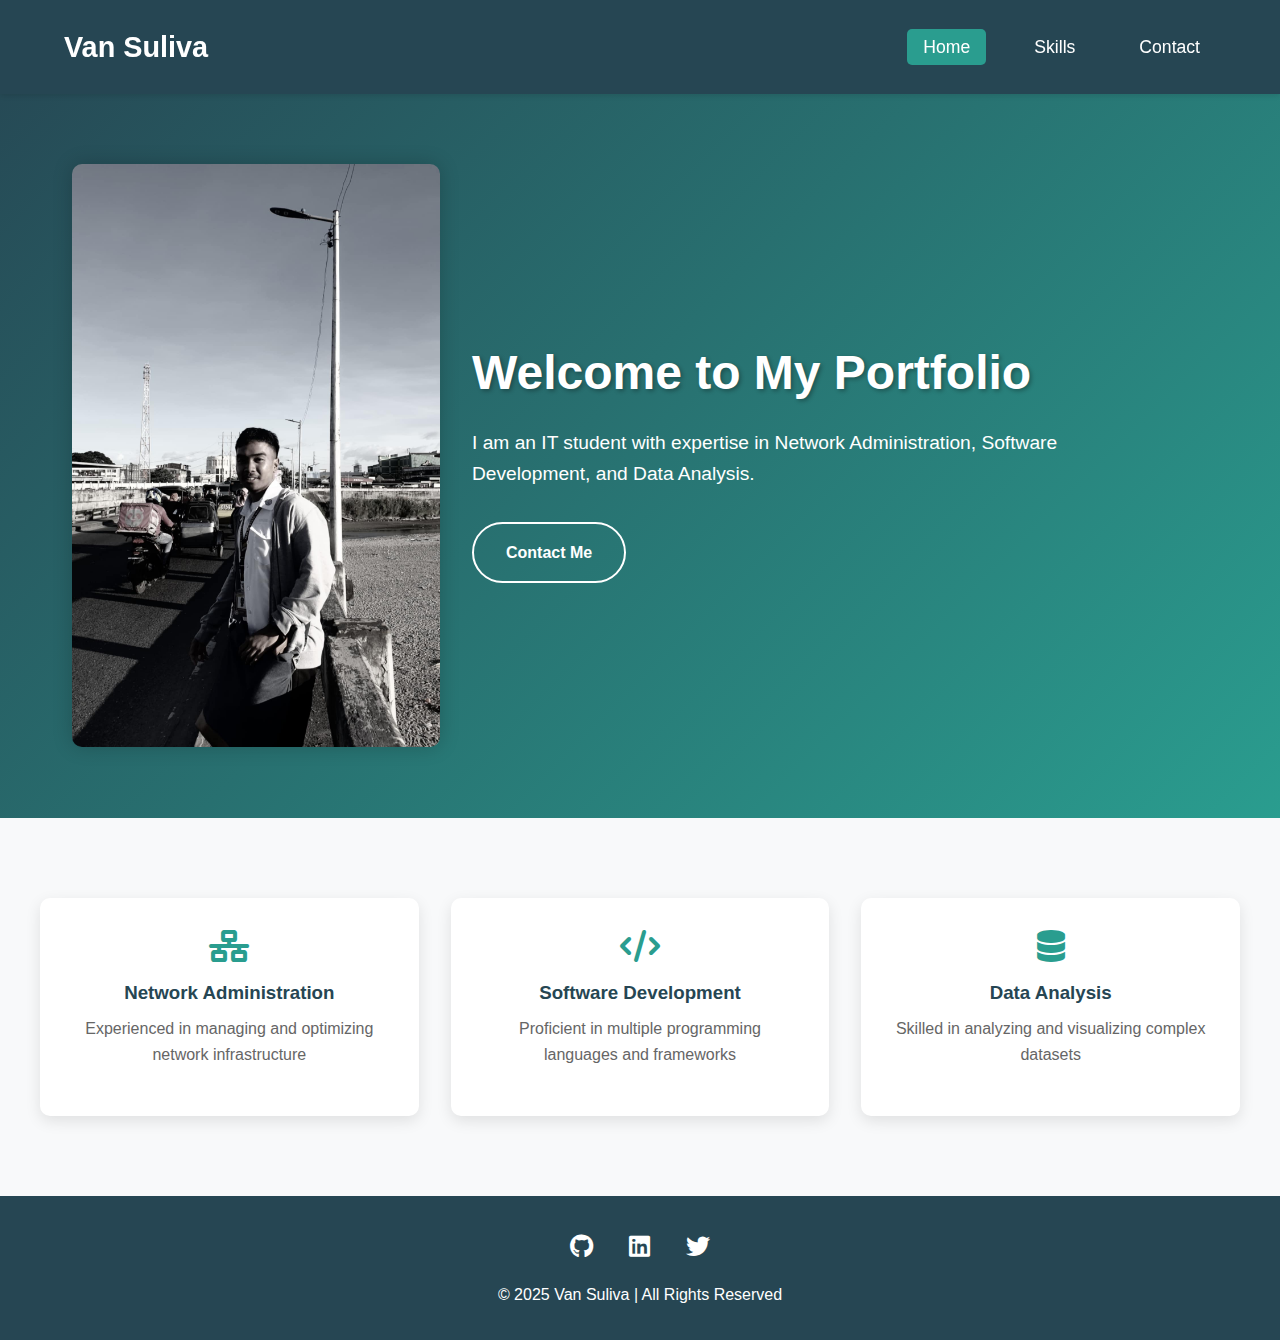
<file: VanSuliva/index.html>
<!DOCTYPE html>
<html lang="en">
<head>
    <meta charset="UTF-8">
    <meta name="viewport" content="width=device-width, initial-scale=1.0">
    <title>Portfolio | Van Suliva</title>
    <link rel="stylesheet" href="style.css">
    <link rel="stylesheet" href="https://cdnjs.cloudflare.com/ajax/libs/font-awesome/6.0.0/css/all.min.css">
</head>
<body>
    <header>
        <div class="logo">
            <h1>Van Suliva</h1>
        </div>
        <nav>
            <ul>
                <li><a href="index.html" class="active">Home</a></li>
                <li><a href="skills.html">Skills</a></li>
         
                <li><a href="contact.html">Contact</a></li>
            </ul>
        </nav>
    </header>

    <!-- Alternate Hero Section Layout -->
    <section id="hero" class="hero-alternate">
        <div class="hero-content">
            <div class="hero-image">
                <!-- Replace 'van.jpg' with your actual image file -->
                <img src="van.jpg" alt="Profile Picture">
            </div>
            <div class="hero-text">
                <h1>Welcome to My Portfolio</h1>
                <p class="tagline">I am an IT student with expertise in Network Administration, Software Development, and Data Analysis.</p>
                <div class="cta-buttons">
      
                    <a href="contact.html" class="cta-button secondary">Contact Me</a>
                </div>
            </div>
        </div>
    </section>

    <section id="quick-info">
        <div class="info-container">
            <div class="info-card">
                <i class="fas fa-network-wired"></i>
                <h3>Network Administration</h3>
                <p>Experienced in managing and optimizing network infrastructure</p>
            </div>
            <div class="info-card">
                <i class="fas fa-code"></i>
                <h3>Software Development</h3>
                <p>Proficient in multiple programming languages and frameworks</p>
            </div>
            <div class="info-card">
                <i class="fas fa-database"></i>
                <h3>Data Analysis</h3>
                <p>Skilled in analyzing and visualizing complex datasets</p>
            </div>
        </div>
    </section>

    <footer>
        <div class="footer-content">
            <div class="social-links">
                <a href="#"><i class="fab fa-github"></i></a>
                <a href="#"><i class="fab fa-linkedin"></i></a>
                <a href="#"><i class="fab fa-twitter"></i></a>
            </div>
            <p>&copy; 2025 Van Suliva | All Rights Reserved</p>
        </div>
    </footer>
</body>
</html>
</file>
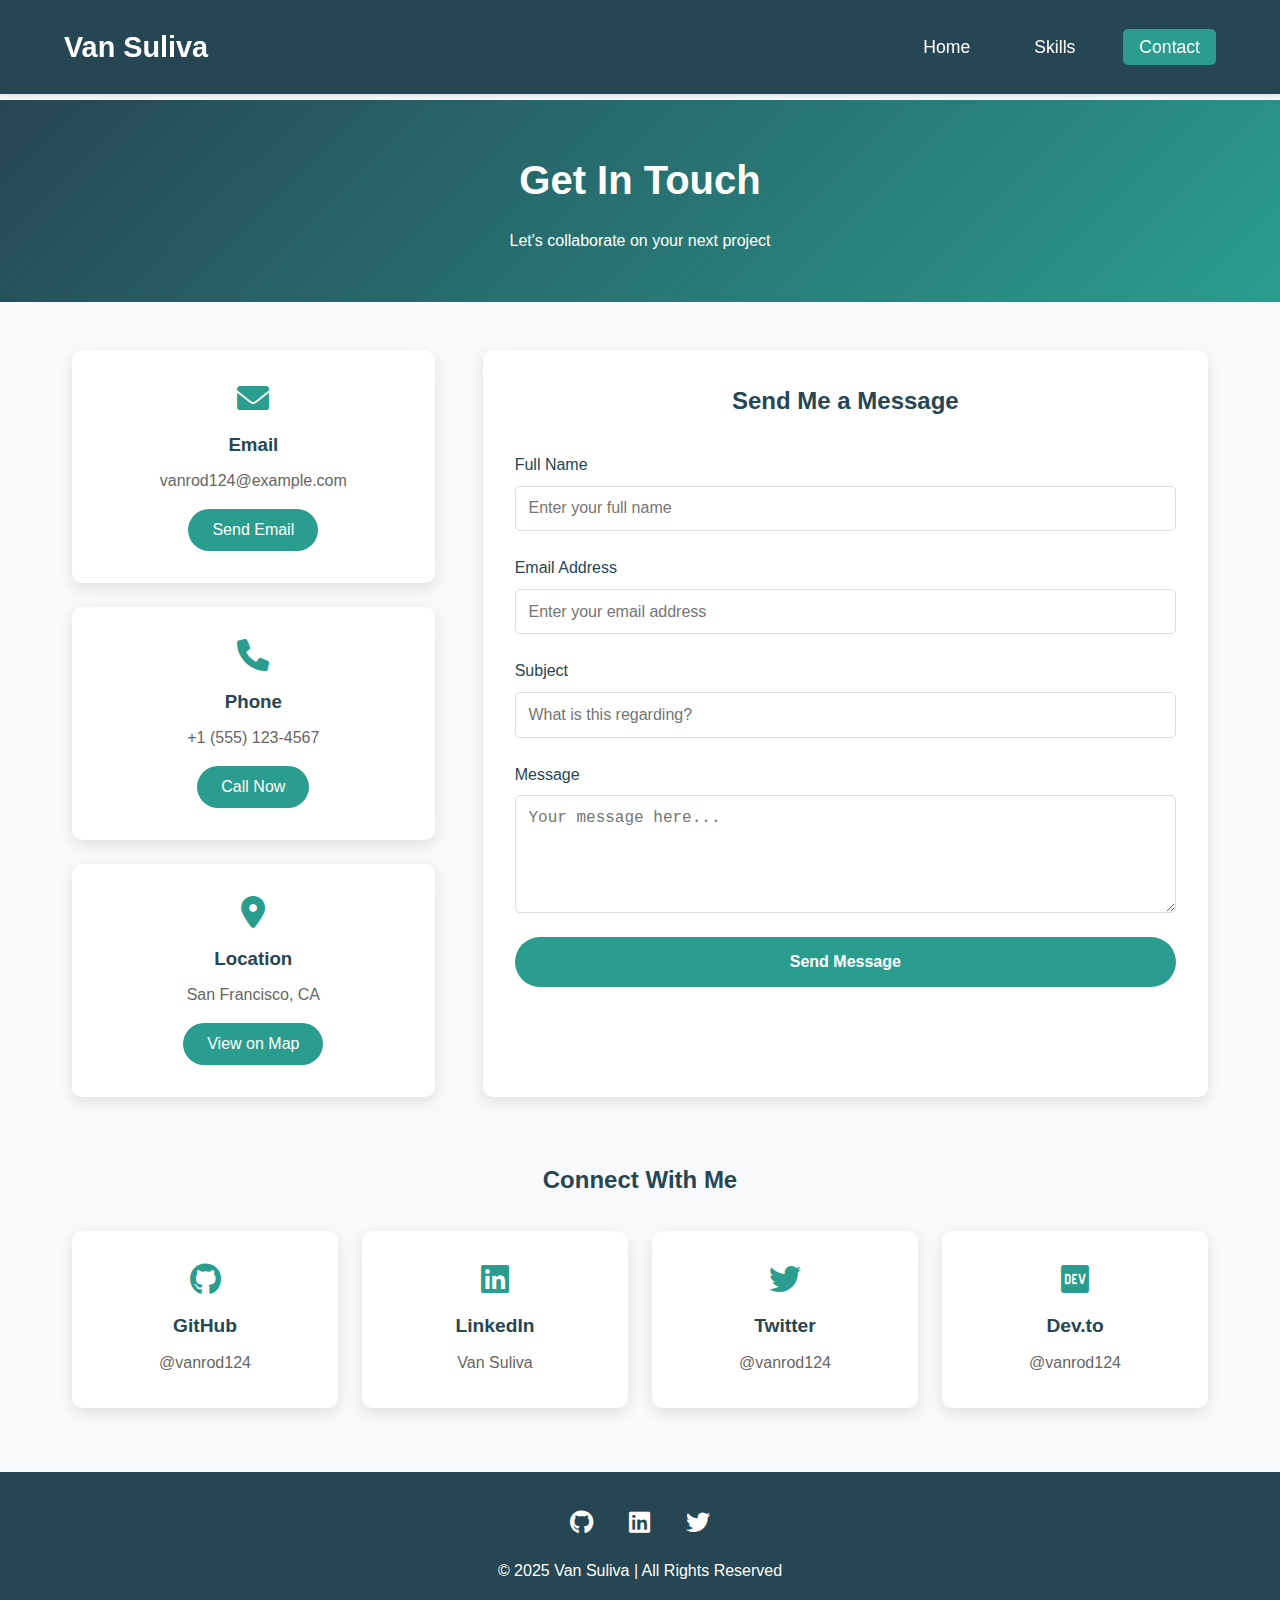
<file: VanSuliva/contact.html>
<!DOCTYPE html>
<html lang="en">
<head>
    <meta charset="UTF-8">
    <meta name="viewport" content="width=device-width, initial-scale=1.0">
    <title>Contact | Van Suliva</title>
    <link rel="stylesheet" href="style.css">
    <link rel="stylesheet" href="https://cdnjs.cloudflare.com/ajax/libs/font-awesome/6.0.0/css/all.min.css">
</head>
<body>
    <header>
        <div class="logo">
            <h1>Van Suliva</h1>
        </div>
        <nav>
            <ul>
                <li><a href="index.html">Home</a></li>
                <li><a href="skills.html">Skills</a></li>
                <li><a href="contact.html" class="active">Contact</a></li>
            </ul>
        </nav>
    </header>

    <main class="contact-page">
        <section id="contact-header">
            <h1>Get In Touch</h1>
            <p>Let's collaborate on your next project</p>
        </section>

        <section id="contact-container">
            <!-- Contact Information Cards -->
            <div class="contact-info">
                <div class="info-card">
                    <i class="fas fa-envelope"></i>
                    <h3>Email</h3>
                    <p>vanrod124@example.com</p>
                    <a href="mailto:vanrod124@example.com" class="contact-link">Send Email</a>
                </div>

                <div class="info-card">
                    <i class="fas fa-phone"></i>
                    <h3>Phone</h3>
                    <p>+1 (555) 123-4567</p>
                    <a href="tel:+15551234567" class="contact-link">Call Now</a>
                </div>

                <div class="info-card">
                    <i class="fas fa-map-marker-alt"></i>
                    <h3>Location</h3>
                    <p>San Francisco, CA</p>
                    <a href="#" class="contact-link">View on Map</a>
                </div>
            </div>

            <!-- Contact Form -->
            <div class="contact-form-container">
                <h2>Send Me a Message</h2>
                <form class="contact-form">
                    <div class="form-group">
                        <label for="name">Full Name</label>
                        <input type="text" id="name" name="name" placeholder="Enter your full name" required>
                    </div>

                    <div class="form-group">
                        <label for="email">Email Address</label>
                        <input type="email" id="email" name="email" placeholder="Enter your email address" required>
                    </div>

                    <div class="form-group">
                        <label for="subject">Subject</label>
                        <input type="text" id="subject" name="subject" placeholder="What is this regarding?" required>
                    </div>

                    <div class="form-group">
                        <label for="message">Message</label>
                        <textarea id="message" name="message" rows="5" placeholder="Your message here..." required></textarea>
                    </div>

                    <button type="submit" class="submit-btn">Send Message</button>
                </form>
            </div>
        </section>

        <!-- Social Media Section -->
        <section id="social-connect">
            <h2>Connect With Me</h2>
            <div class="social-grid">
                <a href="https://github.com/vanrod124" class="social-card">
                    <i class="fab fa-github"></i>
                    <span>GitHub</span>
                    <p>@vanrod124</p>
                </a>
                <a href="https://linkedin.com/in/vanrod124" class="social-card">
                    <i class="fab fa-linkedin"></i>
                    <span>LinkedIn</span>
                    <p>Van Suliva</p>
                </a>
                <a href="https://twitter.com/vanrod124" class="social-card">
                    <i class="fab fa-twitter"></i>
                    <span>Twitter</span>
                    <p>@vanrod124</p>
                </a>
                <a href="https://dev.to/vanrod124" class="social-card">
                    <i class="fab fa-dev"></i>
                    <span>Dev.to</span>
                    <p>@vanrod124</p>
                </a>
            </div>
        </section>
    </main>

    <footer>
        <div class="footer-content">
            <div class="social-links">
                <a href="https://github.com/vanrod124"><i class="fab fa-github"></i></a>
                <a href="https://linkedin.com/in/vanrod124"><i class="fab fa-linkedin"></i></a>
                <a href="https://twitter.com/vanrod124"><i class="fab fa-twitter"></i></a>
            </div>
            <p>&copy; 2025 Van Suliva | All Rights Reserved</p>
        </div>
    </footer>
</body>
</html>
</file>
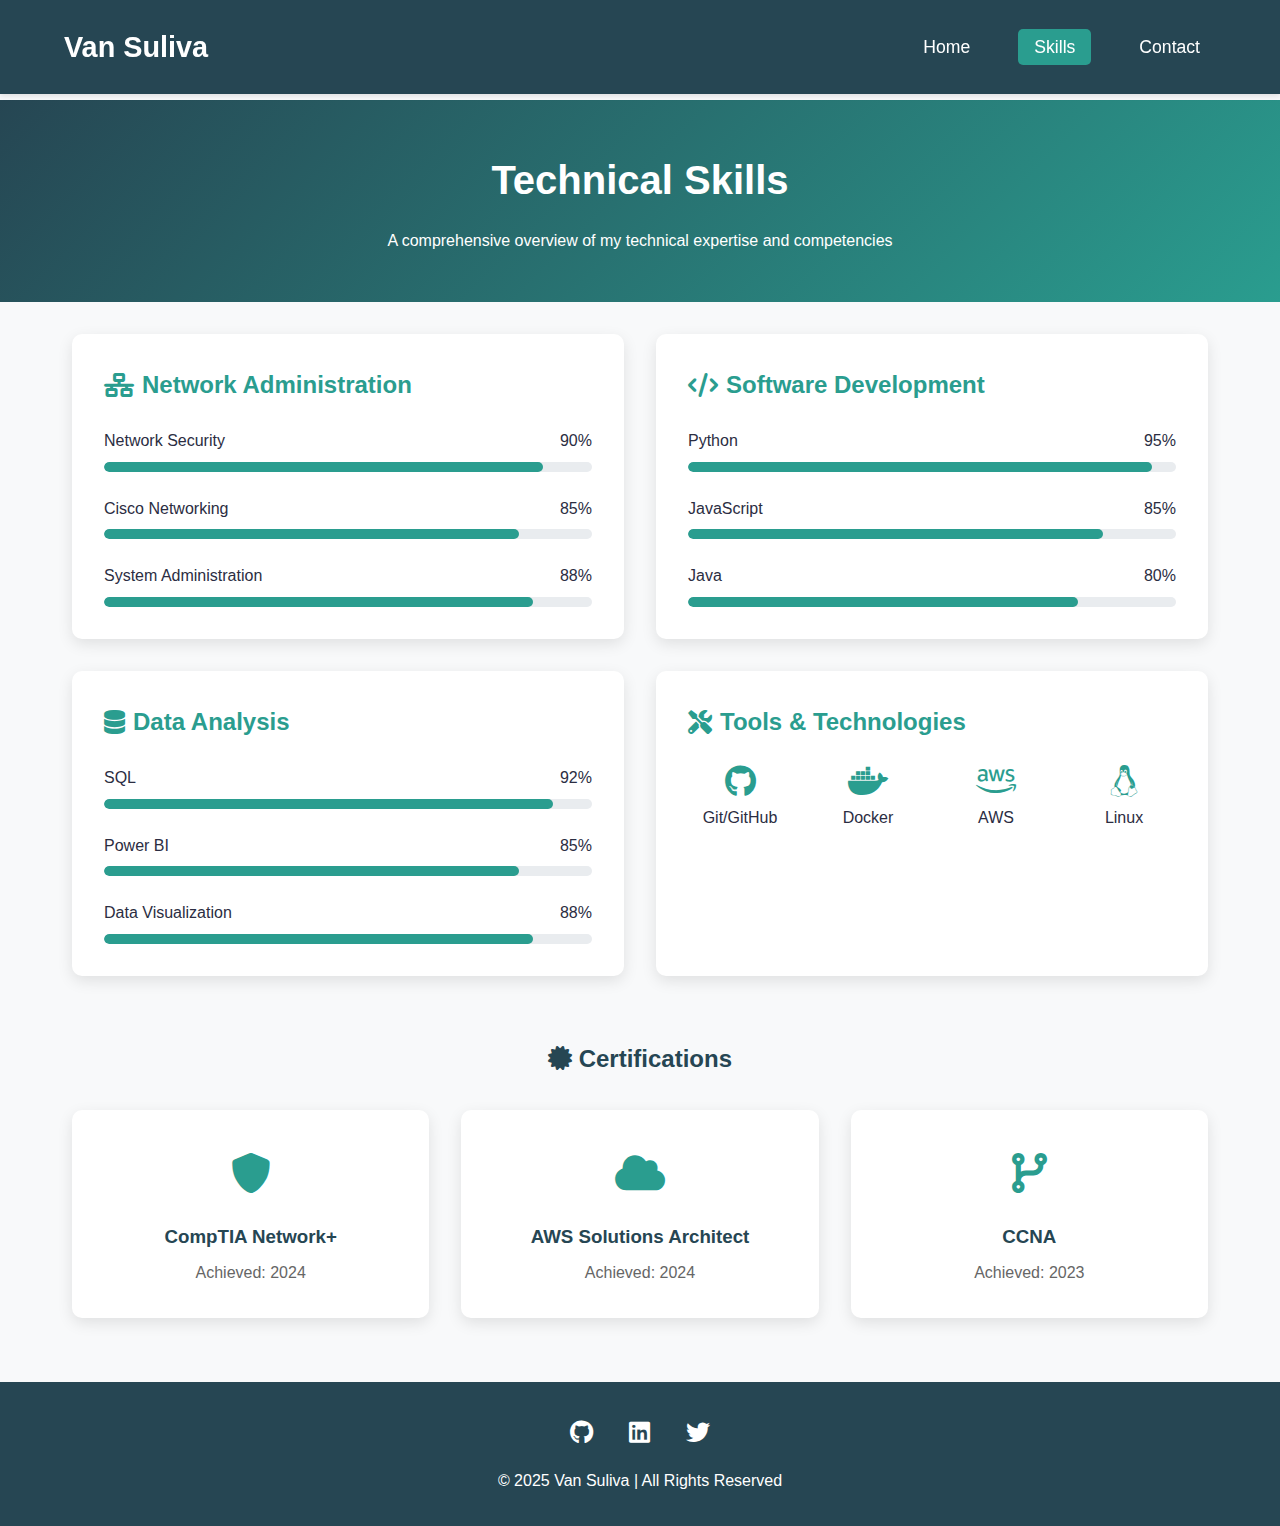
<file: VanSuliva/skills.html>
<!DOCTYPE html>
<html lang="en">
<head>
    <meta charset="UTF-8">
    <meta name="viewport" content="width=device-width, initial-scale=1.0">
    <title>Skills | Van Suliva</title>
    <link rel="stylesheet" href="style.css">
    <link rel="stylesheet" href="https://cdnjs.cloudflare.com/ajax/libs/font-awesome/6.0.0/css/all.min.css">
</head>
<body>
    <header>
        <div class="logo">
            <h1>Van Suliva</h1>
        </div>
        <nav>
            <ul>
                <li><a href="index.html">Home</a></li>
                <li><a href="skills.html" class="active">Skills</a></li>

                <li><a href="contact.html">Contact</a></li>
            </ul>
        </nav>
    </header>

    <main class="skills-page">
        <section id="skills-header">
            <h1>Technical Skills</h1>
            <p>A comprehensive overview of my technical expertise and competencies</p>
        </section>

        <section id="skills-grid">
            <!-- Network Administration Skills -->
            <div class="skills-category">
                <h2><i class="fas fa-network-wired"></i> Network Administration</h2>
                <div class="skill-items">
                    <div class="skill-item">
                        <div class="skill-header">
                            <span>Network Security</span>
                            <span>90%</span>
                        </div>
                        <div class="progress-bar">
                            <div class="progress" style="width: 90%"></div>
                        </div>
                    </div>
                    <div class="skill-item">
                        <div class="skill-header">
                            <span>Cisco Networking</span>
                            <span>85%</span>
                        </div>
                        <div class="progress-bar">
                            <div class="progress" style="width: 85%"></div>
                        </div>
                    </div>
                    <div class="skill-item">
                        <div class="skill-header">
                            <span>System Administration</span>
                            <span>88%</span>
                        </div>
                        <div class="progress-bar">
                            <div class="progress" style="width: 88%"></div>
                        </div>
                    </div>
                </div>
            </div>

            <!-- Software Development Skills -->
            <div class="skills-category">
                <h2><i class="fas fa-code"></i> Software Development</h2>
                <div class="skill-items">
                    <div class="skill-item">
                        <div class="skill-header">
                            <span>Python</span>
                            <span>95%</span>
                        </div>
                        <div class="progress-bar">
                            <div class="progress" style="width: 95%"></div>
                        </div>
                    </div>
                    <div class="skill-item">
                        <div class="skill-header">
                            <span>JavaScript</span>
                            <span>85%</span>
                        </div>
                        <div class="progress-bar">
                            <div class="progress" style="width: 85%"></div>
                        </div>
                    </div>
                    <div class="skill-item">
                        <div class="skill-header">
                            <span>Java</span>
                            <span>80%</span>
                        </div>
                        <div class="progress-bar">
                            <div class="progress" style="width: 80%"></div>
                        </div>
                    </div>
                </div>
            </div>

            <!-- Data Analysis Skills -->
            <div class="skills-category">
                <h2><i class="fas fa-database"></i> Data Analysis</h2>
                <div class="skill-items">
                    <div class="skill-item">
                        <div class="skill-header">
                            <span>SQL</span>
                            <span>92%</span>
                        </div>
                        <div class="progress-bar">
                            <div class="progress" style="width: 92%"></div>
                        </div>
                    </div>
                    <div class="skill-item">
                        <div class="skill-header">
                            <span>Power BI</span>
                            <span>85%</span>
                        </div>
                        <div class="progress-bar">
                            <div class="progress" style="width: 85%"></div>
                        </div>
                    </div>
                    <div class="skill-item">
                        <div class="skill-header">
                            <span>Data Visualization</span>
                            <span>88%</span>
                        </div>
                        <div class="progress-bar">
                            <div class="progress" style="width: 88%"></div>
                        </div>
                    </div>
                </div>
            </div>

            <!-- Tools & Technologies -->
            <div class="skills-category">
                <h2><i class="fas fa-tools"></i> Tools & Technologies</h2>
                <div class="tools-grid">
                    <div class="tool-item">
                        <i class="fab fa-github"></i>
                        <span>Git/GitHub</span>
                    </div>
                    <div class="tool-item">
                        <i class="fab fa-docker"></i>
                        <span>Docker</span>
                    </div>
                    <div class="tool-item">
                        <i class="fab fa-aws"></i>
                        <span>AWS</span>
                    </div>
                    <div class="tool-item">
                        <i class="fab fa-linux"></i>
                        <span>Linux</span>
                    </div>
                </div>
            </div>
        </section>

        <!-- Certifications Section -->
        <section id="certifications">
            <h2><i class="fas fa-certificate"></i> Certifications</h2>
            <div class="cert-grid">
                <div class="cert-card">
                    <div class="cert-icon">
                        <i class="fas fa-shield-alt"></i>
                    </div>
                    <h3>CompTIA Network+</h3>
                    <p>Achieved: 2024</p>
                </div>
                <div class="cert-card">
                    <div class="cert-icon">
                        <i class="fas fa-cloud"></i>
                    </div>
                    <h3>AWS Solutions Architect</h3>
                    <p>Achieved: 2024</p>
                </div>
                <div class="cert-card">
                    <div class="cert-icon">
                        <i class="fas fa-code-branch"></i>
                    </div>
                    <h3>CCNA</h3>
                    <p>Achieved: 2023</p>
                </div>
            </div>
        </section>
    </main>

    <footer>
        <div class="footer-content">
            <div class="social-links">
                <a href="#"><i class="fab fa-github"></i></a>
                <a href="#"><i class="fab fa-linkedin"></i></a>
                <a href="#"><i class="fab fa-twitter"></i></a>
            </div>
            <p>&copy; 2025 Van Suliva | All Rights Reserved</p>
        </div>
    </footer>
</body>
</html>
</file>
<file: VanSuliva/style.css>
/* Modern CSS Reset */
*, *::before, *::after {
    margin: 0;
    padding: 0;
    box-sizing: border-box;
}

/* Custom Properties */
:root {
    --primary-color: #2a9d8f;
    --secondary-color: #e76f51;
    --dark-bg: #264653;
    --light-bg: #f8f9fa;
    --text-light: #ffffff;
    --text-dark: #2b2d42;
    --transition: all 0.3s ease-in-out;
}

body {
    font-family: 'Segoe UI', Tahoma, Geneva, Verdana, sans-serif;
    line-height: 1.6;
    color: var(--text-dark);
    background-color: var(--light-bg);
}

/* Header Styles */
header {
    display: flex;
    justify-content: space-between;
    align-items: center;
    padding: 1.5rem 5%;
    background-color: var(--dark-bg);
    box-shadow: 0 2px 5px rgba(0, 0, 0, 0.1);
    position: fixed;
    width: 100%;
    top: 0;
    z-index: 1000;
}

header .logo h1 {
    color: var(--text-light);
    font-size: 1.8rem;
    font-weight: 700;
}

header nav ul {
    list-style: none;
    display: flex;
    gap: 2rem;
}

header nav ul li a {
    color: var(--text-light);
    text-decoration: none;
    font-size: 1.1rem;
    font-weight: 500;
    padding: 0.5rem 1rem;
    border-radius: 5px;
    transition: var(--transition);
}

header nav ul li a:hover,
header nav ul li a.active {
    background-color: var(--primary-color);
    color: var(--text-light);
}

/* Alternate Hero Section Styles */
.hero-alternate {
    padding-top: 100px;
    min-height: 60vh;
    background: linear-gradient(135deg, var(--dark-bg) 0%, var(--primary-color) 100%);
    color: var(--text-light);
}

.hero-content {
    max-width: 1200px;
    margin: 0 auto;
    padding: 4rem 2rem;
    display: flex;
    align-items: center;
    gap: 2rem;
}

/* Left Image Column */
.hero-image {
    flex: 1;
    max-width: 400px;
}

.hero-image img {
    width: 100%;
    border-radius: 10px;
    box-shadow: 0 0 20px rgba(0, 0, 0, 0.2);
    object-fit: cover;
}

/* Right Text Column */
.hero-text {
    flex: 2;
    text-align: left;
}

.hero-text h1 {
    font-size: 3rem;
    margin-bottom: 1rem;
    text-shadow: 2px 2px 4px rgba(0, 0, 0, 0.3);
}

.tagline {
    font-size: 1.2rem;
    margin-bottom: 2rem;
    max-width: 600px;
}

.cta-buttons {
    display: flex;
    gap: 1rem;
    margin-top: 1rem;
}

.cta-button {
    padding: 1rem 2rem;
    border-radius: 50px;
    text-decoration: none;
    font-weight: 600;
    transition: var(--transition);
}

.cta-button.primary {
    background-color: var(--secondary-color);
    color: var(--text-light);
}

.cta-button.secondary {
    background-color: transparent;
    color: var(--text-light);
    border: 2px solid var(--text-light);
}

.cta-button:hover {
    transform: translateY(-3px);
    box-shadow: 0 5px 15px rgba(0, 0, 0, 0.3);
}

/* Quick Info Section */
#quick-info {
    padding: 5rem 2rem;
    background-color: var(--light-bg);
}

.info-container {
    max-width: 1200px;
    margin: 0 auto;
    display: grid;
    grid-template-columns: repeat(auto-fit, minmax(300px, 1fr));
    gap: 2rem;
}

.info-card {
    background-color: white;
    padding: 2rem;
    border-radius: 10px;
    text-align: center;
    box-shadow: 0 5px 15px rgba(0, 0, 0, 0.1);
    transition: var(--transition);
}

.info-card:hover {
    transform: translateY(-5px);
}

.info-card i {
    font-size: 2.5rem;
    color: var(--primary-color);
    margin-bottom: 1rem;
}

.info-card h3 {
    color: var(--dark-bg);
    margin-bottom: 1rem;
}

/* Footer Styles */
footer {
    background-color: var(--dark-bg);
    color: var(--text-light);
    padding: 2rem;
    text-align: center;
}

.footer-content {
    max-width: 1200px;
    margin: 0 auto;
}

.social-links {
    margin-bottom: 1rem;
}

.social-links a {
    color: var(--text-light);
    font-size: 1.5rem;
    margin: 0 1rem;
    transition: var(--transition);
}

.social-links a:hover {
    color: var(--primary-color);
}

/* Responsive Design */
@media (max-width: 768px) {
    header {
        flex-direction: column;
        padding: 1rem;
    }

    header .logo {
        margin-bottom: 1rem;
    }

    header nav ul {
        gap: 1rem;
    }

    .hero-content {
        flex-direction: column;
        text-align: center;
    }
    
    .hero-text {
        text-align: center;
    }
}
/* Additional CSS for skills page - Add this to your existing style.css */

.skills-page {
    padding-top: 100px;
    min-height: 100vh;
    background-color: var(--light-bg);
}

#skills-header {
    text-align: center;
    padding: 3rem 1rem;
    background: linear-gradient(135deg, var(--dark-bg) 0%, var(--primary-color) 100%);
    color: var(--text-light);
}

#skills-header h1 {
    font-size: 2.5rem;
    margin-bottom: 1rem;
}

#skills-grid {
    max-width: 1200px;
    margin: 2rem auto;
    padding: 0 2rem;
    display: grid;
    grid-template-columns: repeat(auto-fit, minmax(500px, 1fr));
    gap: 2rem;
}

.skills-category {
    background: white;
    padding: 2rem;
    border-radius: 10px;
    box-shadow: 0 5px 15px rgba(0, 0, 0, 0.1);
}

.skills-category h2 {
    color: var(--primary-color);
    margin-bottom: 1.5rem;
    display: flex;
    align-items: center;
    gap: 0.5rem;
}

.skills-category h2 i {
    font-size: 1.5rem;
}

.skill-items {
    display: flex;
    flex-direction: column;
    gap: 1.5rem;
}

.skill-item {
    width: 100%;
}

.skill-header {
    display: flex;
    justify-content: space-between;
    margin-bottom: 0.5rem;
    font-weight: 500;
}

.progress-bar {
    width: 100%;
    height: 10px;
    background-color: #e9ecef;
    border-radius: 5px;
    overflow: hidden;
}

.progress {
    height: 100%;
    background-color: var(--primary-color);
    border-radius: 5px;
    transition: width 1s ease-in-out;
}

.tools-grid {
    display: grid;
    grid-template-columns: repeat(auto-fit, minmax(100px, 1fr));
    gap: 1.5rem;
    margin-top: 1rem;
}

.tool-item {
    display: flex;
    flex-direction: column;
    align-items: center;
    gap: 0.5rem;
    text-align: center;
}

.tool-item i {
    font-size: 2rem;
    color: var(--primary-color);
}

/* Certifications Section */
#certifications {
    max-width: 1200px;
    margin: 4rem auto;
    padding: 0 2rem;
}

#certifications h2 {
    text-align: center;
    color: var(--dark-bg);
    margin-bottom: 2rem;
}

.cert-grid {
    display: grid;
    grid-template-columns: repeat(auto-fit, minmax(250px, 1fr));
    gap: 2rem;
}

.cert-card {
    background: white;
    padding: 2rem;
    border-radius: 10px;
    text-align: center;
    box-shadow: 0 5px 15px rgba(0, 0, 0, 0.1);
    transition: transform 0.3s ease;
}

.cert-card:hover {
    transform: translateY(-5px);
}

.cert-icon {
    font-size: 2.5rem;
    color: var(--primary-color);
    margin-bottom: 1rem;
}

.cert-card h3 {
    color: var(--dark-bg);
    margin-bottom: 0.5rem;
}

.cert-card p {
    color: #666;
}

/* Responsive Design */
@media (max-width: 768px) {
    #skills-grid {
        grid-template-columns: 1fr;
    }

    .skills-category {
        padding: 1.5rem;
    }

    .tools-grid {
        grid-template-columns: repeat(2, 1fr);
    }

    .cert-grid {
        grid-template-columns: 1fr;
    }
}

/* Additional CSS for contact page - Add this to your existing style.css */

.contact-page {
    padding-top: 100px;
    min-height: 100vh;
    background-color: var(--light-bg);
}

#contact-header {
    text-align: center;
    padding: 3rem 1rem;
    background: linear-gradient(135deg, var(--dark-bg) 0%, var(--primary-color) 100%);
    color: var(--text-light);
}

#contact-header h1 {
    font-size: 2.5rem;
    margin-bottom: 1rem;
}

#contact-container {
    max-width: 1200px;
    margin: 3rem auto;
    padding: 0 2rem;
    display: grid;
    grid-template-columns: 1fr 2fr;
    gap: 3rem;
}

/* Contact Information Cards */
.contact-info {
    display: flex;
    flex-direction: column;
    gap: 1.5rem;
}

.info-card {
    background: white;
    padding: 2rem;
    border-radius: 10px;
    box-shadow: 0 5px 15px rgba(0, 0, 0, 0.1);
    text-align: center;
    transition: transform 0.3s ease;
}

.info-card:hover {
    transform: translateY(-5px);
}

.info-card i {
    font-size: 2rem;
    color: var(--primary-color);
    margin-bottom: 1rem;
}

.info-card h3 {
    color: var(--dark-bg);
    margin-bottom: 0.5rem;
}

.info-card p {
    color: #666;
    margin-bottom: 1rem;
}

.contact-link {
    display: inline-block;
    padding: 0.5rem 1.5rem;
    background-color: var(--primary-color);
    color: white;
    text-decoration: none;
    border-radius: 25px;
    transition: background-color 0.3s ease;
}

.contact-link:hover {
    background-color: var(--dark-bg);
}

/* Contact Form */
.contact-form-container {
    background: white;
    padding: 2rem;
    border-radius: 10px;
    box-shadow: 0 5px 15px rgba(0, 0, 0, 0.1);
}

.contact-form-container h2 {
    color: var(--dark-bg);
    margin-bottom: 2rem;
    text-align: center;
}

.contact-form {
    display: flex;
    flex-direction: column;
    gap: 1.5rem;
}

.form-group {
    display: flex;
    flex-direction: column;
    gap: 0.5rem;
}

.form-group label {
    color: var(--dark-bg);
    font-weight: 500;
}

.form-group input,
.form-group textarea {
    padding: 0.8rem;
    border: 1px solid #ddd;
    border-radius: 5px;
    font-size: 1rem;
    transition: border-color 0.3s ease;
}

.form-group input:focus,
.form-group textarea:focus {
    outline: none;
    border-color: var(--primary-color);
}

.submit-btn {
    padding: 1rem 2rem;
    background-color: var(--primary-color);
    color: white;
    border: none;
    border-radius: 25px;
    font-size: 1rem;
    font-weight: 600;
    cursor: pointer;
    transition: background-color 0.3s ease;
}

.submit-btn:hover {
    background-color: var(--dark-bg);
}

/* Social Media Section */
#social-connect {
    max-width: 1200px;
    margin: 4rem auto;
    padding: 0 2rem;
    text-align: center;
}

#social-connect h2 {
    color: var(--dark-bg);
    margin-bottom: 2rem;
}

.social-grid {
    display: grid;
    grid-template-columns: repeat(auto-fit, minmax(200px, 1fr));
    gap: 1.5rem;
}

.social-card {
    background: white;
    padding: 2rem;
    border-radius: 10px;
    box-shadow: 0 5px 15px rgba(0, 0, 0, 0.1);
    text-decoration: none;
    color: var(--dark-bg);
    transition: transform 0.3s ease;
}

.social-card:hover {
    transform: translateY(-5px);
}

.social-card i {
    font-size: 2rem;
    color: var(--primary-color);
    margin-bottom: 1rem;
}

.social-card span {
    display: block;
    font-size: 1.2rem;
    font-weight: 600;
    margin-bottom: 0.5rem;
}

.social-card p {
    color: #666;
}

/* Responsive Design */
@media (max-width: 968px) {
    #contact-container {
        grid-template-columns: 1fr;
    }

    .contact-info {
        flex-direction: row;
        flex-wrap: wrap;
    }

    .info-card {
        flex: 1;
        min-width: 250px;
    }
}

@media (max-width: 768px) {
    .contact-info {
        flex-direction: column;
    }

    .info-card {
        width: 100%;
    }

    .social-grid {
        grid-template-columns: 1fr;
    }
}

@media (max-width: 480px) {
    .contact-form-container {
        padding: 1.5rem;
    }

    .submit-btn {
        width: 100%;
    }
}
</file>
